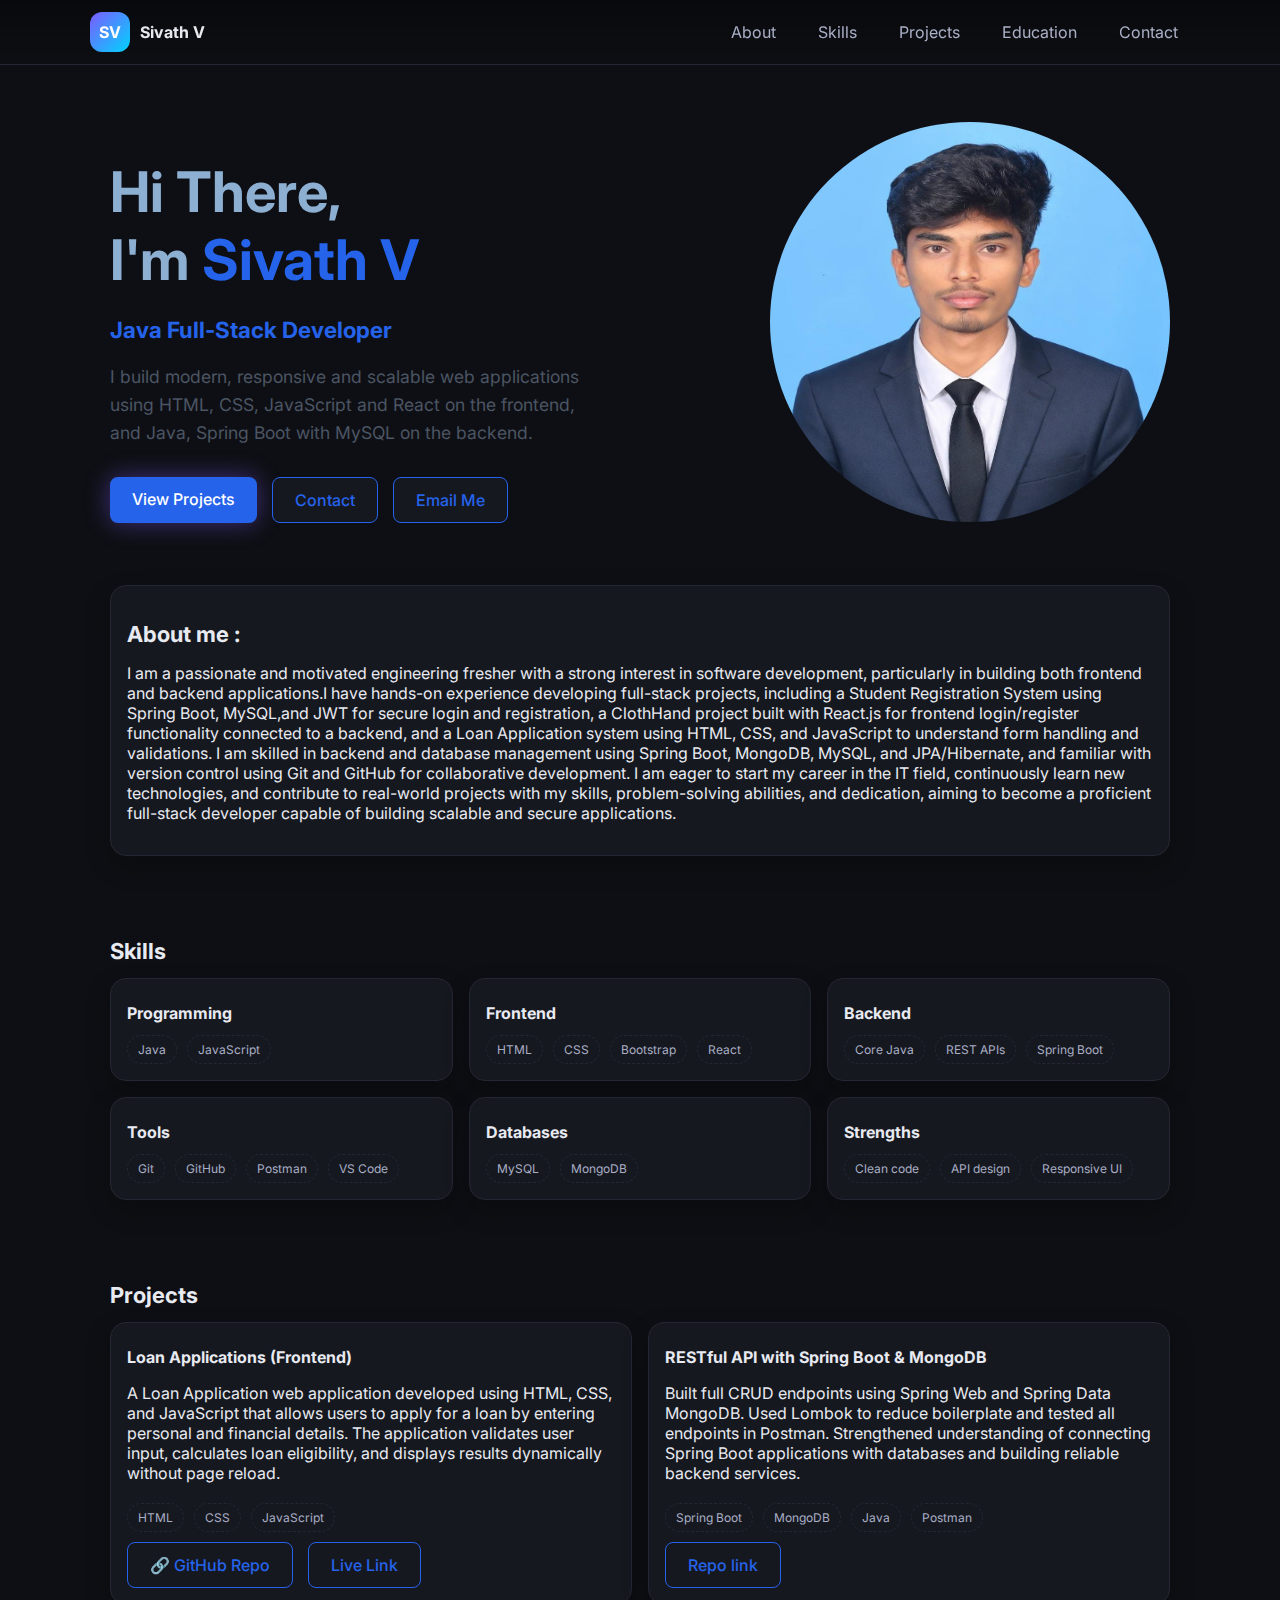
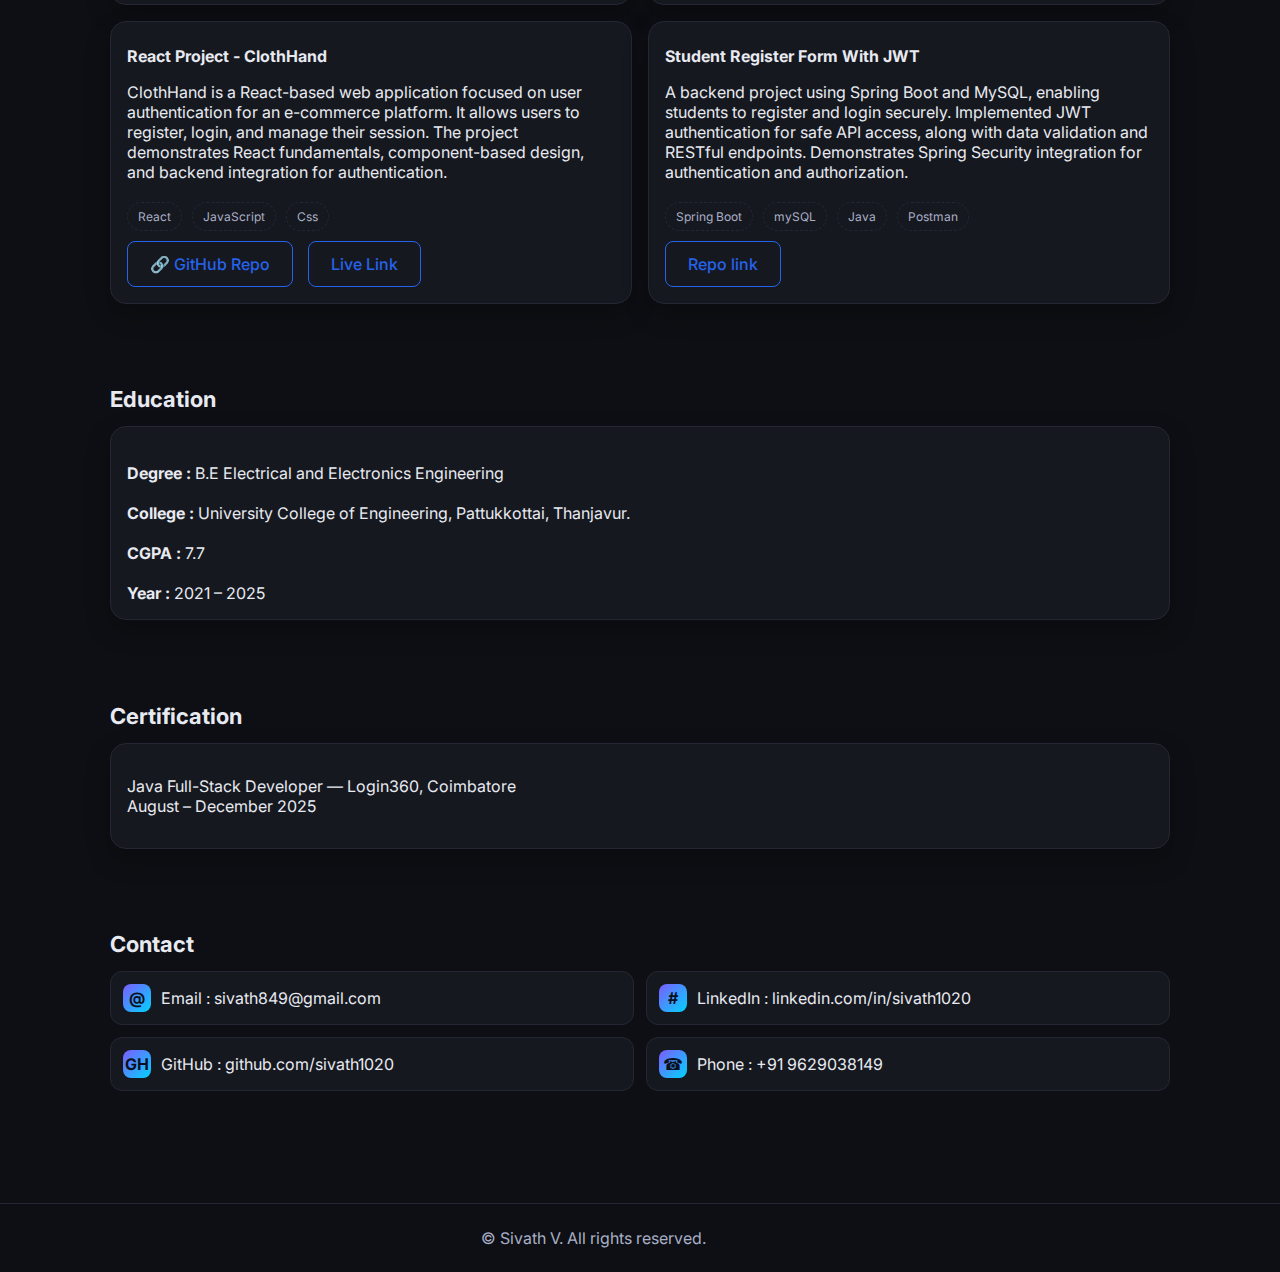
<file: index.html>
<!DOCTYPE html>
<html lang="en">
<head>
  <meta charset="UTF-8" />
  <meta name="viewport" content="width=device-width, initial-scale=1" />
  <title>Sivath V — Java Full-Stack Developer</title>
  <meta name="description" content="Portfolio of Sivath V, Java Full-Stack Developer with Spring Boot, MongoDB, REST APIs, and React experience." />
  <link rel="preconnect" href="https://fonts.googleapis.com">
  <link rel="preconnect" href="https://fonts.gstatic.com" crossorigin>
  <link href="https://fonts.googleapis.com/css2?family=Inter:wght@400;600;700&display=swap" rel="stylesheet">
<link rel="stylesheet" href="style.css">
</head>
<body>
  <header style=" position: fixed;  
  width: 100%;      
 ">
    <div class="container nav">
      <div class="brand">
        <div class="avatar">SV</div>
        <h1>Sivath V</h1>
      </div>
      <nav class="nav-links">
        <a href="#about">About</a>
        <a href="#skills">Skills</a>
        <a href="#projects">Projects</a>
        <a href="#education">Education</a>
        <a href="#contact">Contact</a>
      </nav>
    </div>
  </header>
<br><br><br>
  <main class="container">
   
 <section class="hero">
  <div class="hero-grid">

    <!-- LEFT CONTENT -->
    <div class="hero-content">
      <h1 class="hero-title">
        Hi There,<br>
        I'm <span>Sivath V</span>
      </h1>

      <h3 class="hero-role">Java Full-Stack Developer</h3>

      <p class="hero-desc">
       I build modern, responsive and scalable web applications using
HTML, CSS, JavaScript and React on the frontend, and Java,
Spring Boot with MySQL on the backend.

      </p>

      <div class="cta">
        <a class="btn primary" href="#projects">View Projects</a>
        <a class="btn" href="#contact">Contact</a>
        <a class="btn" href="mailto:sivath849@gmail.com">Email Me</a>
      </div>
    </div>

    <!-- RIGHT IMAGE -->
    <div class="hero-image">
      <img src="Picc.jpeg" alt="Sivath profile" class="heroo-image">
    </div>

  </div>
</section>


    <!-- About -->
    <section id="about" class="section">
      
      <div class="card">
        <h2>About me :</h2>
        
        <p>
        I am a passionate and motivated engineering
         fresher with a strong interest in software development, particularly in 
         building both frontend and backend applications.I have hands-on experience 
         developing full-stack projects, including a Student Registration System using
          Spring Boot, MySQL,and JWT for secure login and registration, a ClothHand project 
          built with React.js for frontend login/register functionality connected
           to a backend, and a Loan Application system using HTML, CSS, and JavaScript
            to understand form handling and validations. I am skilled in backend 
           and database management using Spring Boot, MongoDB, MySQL, and JPA/Hibernate,
            and familiar with version control using Git and GitHub for collaborative development.
            I am eager to start my career in the IT field, continuously learn new technologies, 
            and contribute to real-world projects with my skills, problem-solving abilities, 
            and dedication, aiming to become a proficient full-stack developer
         capable of building scalable and secure applications.
        </p>
      </div>
    </section>

    <!-- Skills -->
    <section id="skills" class="section">
      <h2>Skills</h2>
      <div class="grid grid-3">
        <div class="card">
          <h4>Programming</h4>
          <span class="tag">Java</span>
          <span class="tag">JavaScript</span>
        </div>
        <div class="card">
          <h4>Frontend</h4>
          <span class="tag">HTML</span>
          <span class="tag">CSS</span>
          <span class="tag">Bootstrap</span>
          <span class="tag">React</span>
        </div>
        <div class="card">
          <h4>Backend</h4>
          <span class="tag">Core Java</span>
          <span class="tag">REST APIs</span>
          <span class="tag">Spring Boot</span>
        </div>
        <div class="card">
          <h4>Tools</h4>
          <span class="tag">Git</span>
          <span class="tag">GitHub</span>
          <span class="tag">Postman</span>
          <span class="tag">VS Code</span>
        </div>
        <div class="card">
          <h4>Databases</h4>
          <span class="tag">MySQL</span>
          <span class="tag">MongoDB</span>
        </div>
        <div class="card">
          <h4>Strengths</h4>
          <span class="tag">Clean code</span>
          <span class="tag">API design</span>
          <span class="tag">Responsive UI</span>
        </div>
      </div>
    </section>

    <!-- Projects -->
    <section id="projects" class="section">
      <h2>Projects</h2>
      <div class="grid grid-2">
        <div class="card">
          <h4>Loan Applications (Frontend)</h4>
          <p>
           A Loan Application web application developed using HTML, CSS, and JavaScript that allows users to apply for a loan by entering personal and financial details.
The application validates user input, calculates loan eligibility, and displays results dynamically without page reload.
          </p>
          <div>
            <span class="tag">HTML</span>
            <span class="tag">CSS</span>
            <span class="tag">JavaScript</span>
          </div>
          <div class="cta" style="margin-top: 10px;">
            <a class="btn"   href="https://github.com/sivath1020/HTML-CSS-JavaScript" target="_blank">🔗 GitHub Repo</a>
            <a class="btn" href="https://sivath1020.github.io/HTML-CSS-JavaScript/"  target="_blank">Live Link</a>
          </div>
        </div>

        <div class="card">
          <h4>RESTful API with Spring Boot & MongoDB</h4>
          <p>
            Built full CRUD endpoints using Spring Web and Spring Data MongoDB. Used Lombok to reduce boilerplate and tested all endpoints in Postman.
            Strengthened understanding of connecting Spring Boot applications with databases and building reliable backend services.
          </p>
          <div>
            <span class="tag">Spring Boot</span>
            <span class="tag">MongoDB</span>
            <span class="tag">Java</span>
            <span class="tag">Postman</span>
          </div>
          <div class="cta" style="margin-top: 10px;">
            <!-- <a class="btn" href="#" aria-disabled="true"> <Link >API docs</Link></a> -->
            <a class="btn" href="https://github.com/sivath1020/REST-API" target="_blank">Repo link</a>
          </div>


          
        </div>


        <div class="card">
          <h4>React Project - ClothHand</h4>
          <p>
           ClothHand is a React-based web application focused on user authentication for an e-commerce platform.
It allows users to register, login, and manage their session.
The project demonstrates React fundamentals, component-based design, and backend integration for authentication.
          </p>
          <div>
            
            <span class="tag">React</span>
            <span class="tag">JavaScript</span>
            <span class="tag">Css</span>
          </div>
          <div class="cta" style="margin-top: 10px;">
            <!-- <a class="btn" href="#" aria-disabled="true"> <Link >API docs</Link></a> -->
            <a class="btn"   href="https://github.com/sivath1020/ClothHand" target="_blank">🔗 GitHub Repo
</a>
            <a class="btn" href="https://sivath1020.github.io/ClothHand/"  target="_blank">Live Link</a>
          </div>
          </div>


            <div class="card">
          <h4>Student Register Form With JWT</h4>
          <p>
            A backend project using Spring Boot and MySQL, enabling students to register and login securely. 
    Implemented JWT authentication for safe API access, along with data validation and RESTful endpoints. 
    Demonstrates Spring Security integration for authentication and authorization.
  </p>
          </p>
          <div>
            <span class="tag">Spring Boot</span>
            <span class="tag">mySQL</span>
            <span class="tag">Java</span>
            <span class="tag">Postman</span>
          </div>
          <div class="cta" style="margin-top: 10px;">
            <!-- <a class="btn" href="#" aria-disabled="true"> <Link >API docs</Link></a> -->
            <a class="btn" href="https://github.com/sivath1020/Student-Login" target="_blank">Repo link</a>
          </div>


          
        </div>


      </div>
    </section>

    <!-- Education -->
    <section id="education" class="section">
      <h2>Education</h2>
      <div class="card">
        <div class="list">
          <div class="list-item">
            <div class="bullet"></div>
            <div><br>
              <div class="label"><span style="font-weight:bold;">Degree :</span>  B.E Electrical and Electronics Engineering</div>
         <br>
            </div>
          </div>
          <div class="list-item">
            <div class="bullet"></div>
            <div>
              <div class="label"><span style="font-weight:bold;">College :</span> University College of Engineering, Pattukkottai, Thanjavur.</div>
              <br>
            </div>
          </div>
          <div class="list-item">
            <div class="bullet"></div>
            <div>
              <div class="label"><span style="font-weight:bold;">CGPA :</span> 
 7.7</div>
           <br>
            </div>
          </div>
          <div class="list-item">
            <div class="bullet"></div>
            <div>
              <div class="label"><span style="font-weight:bold;">Year :</span> 
     2021 – 2025</div>
              <div></div>
            </div>
          </div>
        </div>
      </div>
    </section>

    <!-- Certifications -->
    <section class="section">
      <h2>Certification</h2>
      <div class="card">
        <p>
          Java Full-Stack Developer — Login360, Coimbatore
          <br />
          August – December 2025
        </p>
      </div>
    </section>

    <!-- Contact -->
    <section id="contact" class="section">
      <h2>Contact</h2>
      <div class="contact-grid">
        <div class="contact-item">
          <div class="icon">@</div>
          <div>
            <div class="label">Email :<a href="mailto:sivath849@gmail.com"> sivath849@gmail.com</a></div>
            <div></div>
          </div>
        </div>
        <div class="contact-item">
          <div class="icon">#</div>
          <div>
            <div class="label">LinkedIn : <a href="https://www.linkedin.com/in/sivath1020" target="_blank">linkedin.com/in/sivath1020</a></div>

          </div>
        </div>
        <div class="contact-item">
          <div class="icon">GH</div>
          <div>
            <div class="label">GitHub : <a href="https://github.com/sivath1020" target="_blank">github.com/sivath1020</a></div>

          </div>
        </div>
        <div class="contact-item">
          <div class="icon">☎</div>
          <div>
            <div class="label">Phone : <a href="tel:+919629038149">+91 9629038149</a></div>
            <div></div>
          </div>
        </div>
      </div>
    </section>
  </main>
<br><br><br><br>
  <footer class="footer">
    <div class="container">

      <div class="red">© <span id="year"></span> Sivath V. All rights reserved.</div>
    </div>
  </footer>

  <script src="script.js">
    
  </script>
</body>
</html>
</file>
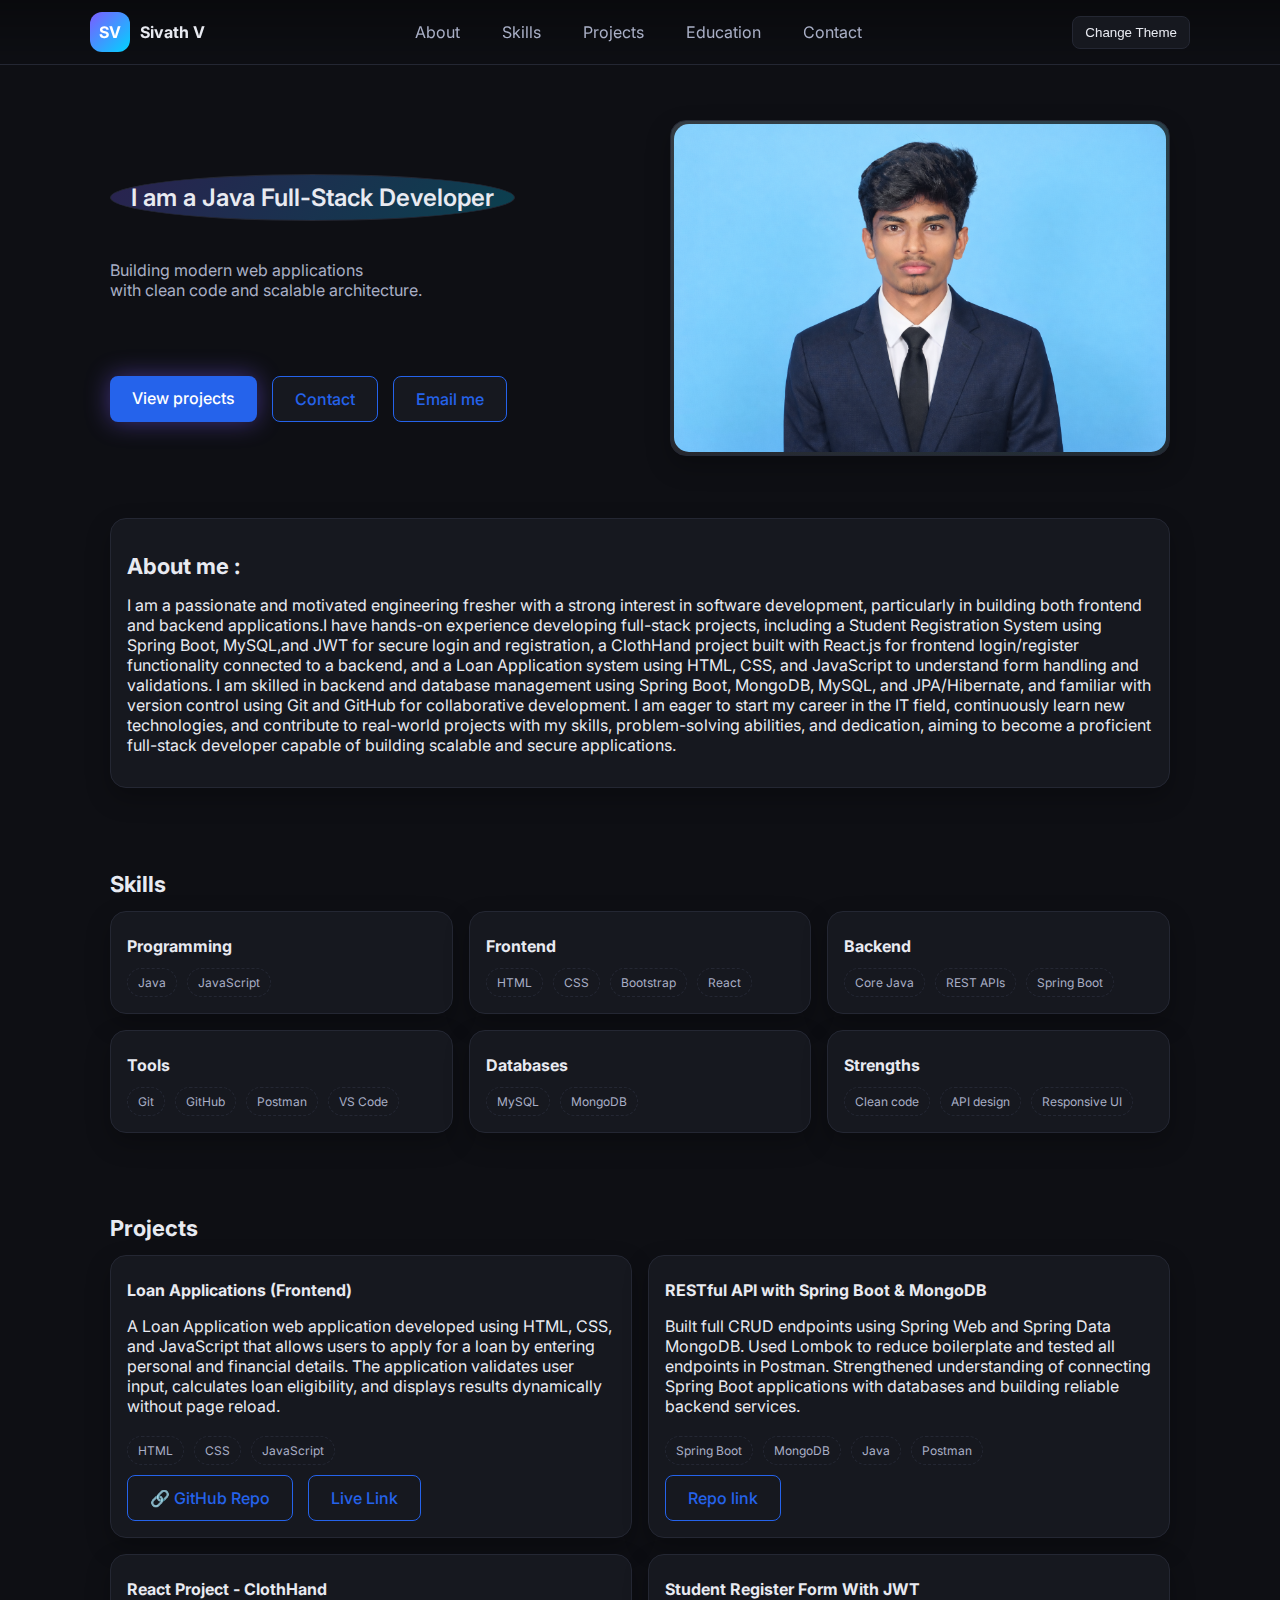
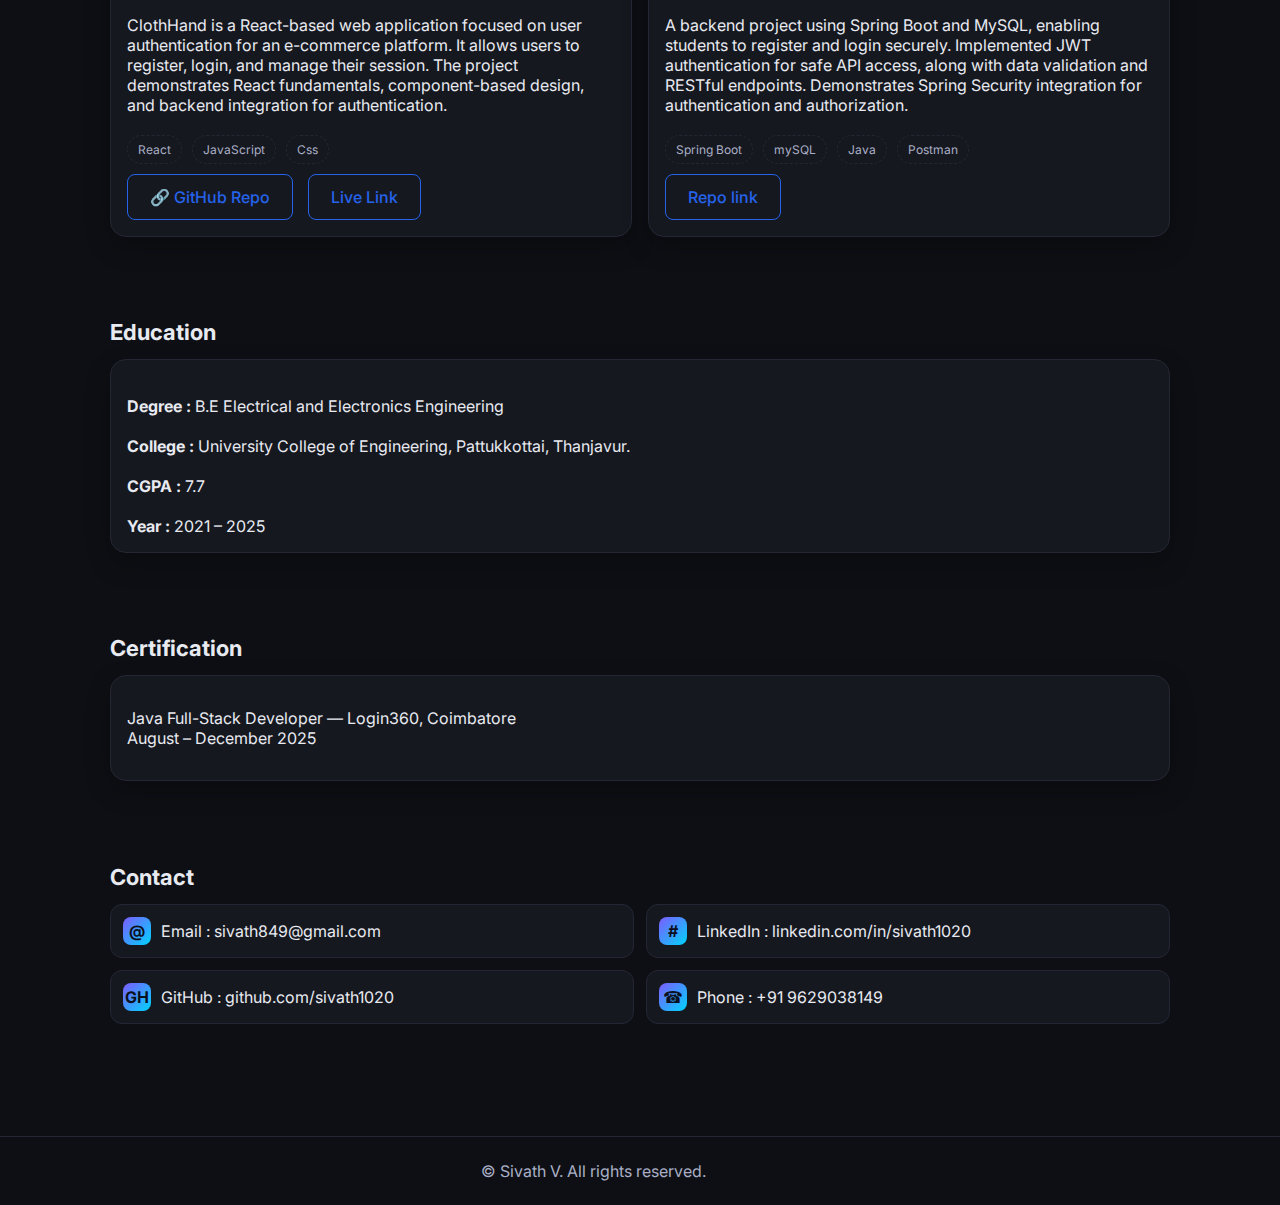
<file: Portfolio.html>
<!DOCTYPE html>
<html lang="en">
<head>
  <meta charset="UTF-8" />
  <meta name="viewport" content="width=device-width, initial-scale=1" />
  <title>Sivath V — Java Full-Stack Developer</title>
  <meta name="description" content="Portfolio of Sivath V, Java Full-Stack Developer with Spring Boot, MongoDB, REST APIs, and React experience." />
  <link rel="preconnect" href="https://fonts.googleapis.com">
  <link rel="preconnect" href="https://fonts.gstatic.com" crossorigin>
  <link href="https://fonts.googleapis.com/css2?family=Inter:wght@400;600;700&display=swap" rel="stylesheet">
<link rel="stylesheet" href="style.css">
</head>
<body>
  <header style=" position: fixed;  
  width: 100%;      
 ">
    <div class="container nav">
      <div class="brand">
        <div class="avatar">SV</div>
        <h1>Sivath V</h1>
      </div>
      <nav class="nav-links">
        <a href="#about">About</a>
        <a href="#skills">Skills</a>
        <a href="#projects">Projects</a>
        <a href="#education">Education</a>
        <a href="#contact">Contact</a>
      </nav>
        <button id="themeToggle" class="theme-toggle">Change Theme</button>
    </div>
  </header>
<br><br><br>
  <main class="container">
   
    <section class="hero">
      <div class="hero-grid">
        <div>
          <h2>
  <span class="badge" id="role"> <span>       </span> I am a Java Full-Stack Developer <span>    </span> </span>
</h2>

<p class="hero-tagline"><br>
   Building modern web applications 
  <br>with clean code and scalable architecture.
</p>

<br><br><br>
          <div class="cta">
            <a class="btn primary" href="#projects">View projects</a>
            <a class="btn" href="#contact">Contact</a>
            <a class="btn" href="mailto:sivath849@gmail.com">Email me</a>
          </div>
        </div>
        <div class="panel">
         
              <img src="Pic.png" alt="">
           
            
              </div>
            </div>
          </div>
        </div>
      </div>
    </section>

    <!-- About -->
    <section id="about" class="section">
      
      <div class="card">
        <h2>About me :</h2>
        
        <p>
        I am a passionate and motivated engineering
         fresher with a strong interest in software development, particularly in 
         building both frontend and backend applications.I have hands-on experience 
         developing full-stack projects, including a Student Registration System using
          Spring Boot, MySQL,and JWT for secure login and registration, a ClothHand project 
          built with React.js for frontend login/register functionality connected
           to a backend, and a Loan Application system using HTML, CSS, and JavaScript
            to understand form handling and validations. I am skilled in backend 
           and database management using Spring Boot, MongoDB, MySQL, and JPA/Hibernate,
            and familiar with version control using Git and GitHub for collaborative development.
            I am eager to start my career in the IT field, continuously learn new technologies, 
            and contribute to real-world projects with my skills, problem-solving abilities, 
            and dedication, aiming to become a proficient full-stack developer
         capable of building scalable and secure applications.
        </p>
      </div>
    </section>

    <!-- Skills -->
    <section id="skills" class="section">
      <h2>Skills</h2>
      <div class="grid grid-3">
        <div class="card">
          <h4>Programming</h4>
          <span class="tag">Java</span>
          <span class="tag">JavaScript</span>
        </div>
        <div class="card">
          <h4>Frontend</h4>
          <span class="tag">HTML</span>
          <span class="tag">CSS</span>
          <span class="tag">Bootstrap</span>
          <span class="tag">React</span>
        </div>
        <div class="card">
          <h4>Backend</h4>
          <span class="tag">Core Java</span>
          <span class="tag">REST APIs</span>
          <span class="tag">Spring Boot</span>
        </div>
        <div class="card">
          <h4>Tools</h4>
          <span class="tag">Git</span>
          <span class="tag">GitHub</span>
          <span class="tag">Postman</span>
          <span class="tag">VS Code</span>
        </div>
        <div class="card">
          <h4>Databases</h4>
          <span class="tag">MySQL</span>
          <span class="tag">MongoDB</span>
        </div>
        <div class="card">
          <h4>Strengths</h4>
          <span class="tag">Clean code</span>
          <span class="tag">API design</span>
          <span class="tag">Responsive UI</span>
        </div>
      </div>
    </section>

    <!-- Projects -->
    <section id="projects" class="section">
      <h2>Projects</h2>
      <div class="grid grid-2">
        <div class="card">
          <h4>Loan Applications (Frontend)</h4>
          <p>
           A Loan Application web application developed using HTML, CSS, and JavaScript that allows users to apply for a loan by entering personal and financial details.
The application validates user input, calculates loan eligibility, and displays results dynamically without page reload.
          </p>
          <div>
            <span class="tag">HTML</span>
            <span class="tag">CSS</span>
            <span class="tag">JavaScript</span>
          </div>
          <div class="cta" style="margin-top: 10px;">
            <a class="btn"   href="https://github.com/sivath1020/HTML-CSS-JavaScript" target="_blank">🔗 GitHub Repo</a>
            <a class="btn" href="https://sivath1020.github.io/HTML-CSS-JavaScript/"  target="_blank">Live Link</a>
          </div>
        </div>

        <div class="card">
          <h4>RESTful API with Spring Boot & MongoDB</h4>
          <p>
            Built full CRUD endpoints using Spring Web and Spring Data MongoDB. Used Lombok to reduce boilerplate and tested all endpoints in Postman.
            Strengthened understanding of connecting Spring Boot applications with databases and building reliable backend services.
          </p>
          <div>
            <span class="tag">Spring Boot</span>
            <span class="tag">MongoDB</span>
            <span class="tag">Java</span>
            <span class="tag">Postman</span>
          </div>
          <div class="cta" style="margin-top: 10px;">
            <!-- <a class="btn" href="#" aria-disabled="true"> <Link >API docs</Link></a> -->
            <a class="btn" href="https://github.com/sivath1020/REST-API" target="_blank">Repo link</a>
          </div>


          
        </div>


        <div class="card">
          <h4>React Project - ClothHand</h4>
          <p>
           ClothHand is a React-based web application focused on user authentication for an e-commerce platform.
It allows users to register, login, and manage their session.
The project demonstrates React fundamentals, component-based design, and backend integration for authentication.
          </p>
          <div>
            
            <span class="tag">React</span>
            <span class="tag">JavaScript</span>
            <span class="tag">Css</span>
          </div>
          <div class="cta" style="margin-top: 10px;">
            <!-- <a class="btn" href="#" aria-disabled="true"> <Link >API docs</Link></a> -->
            <a class="btn"   href="https://github.com/sivath1020/ClothHand" target="_blank">🔗 GitHub Repo
</a>
            <a class="btn" href="https://sivath1020.github.io/ClothHand/"  target="_blank">Live Link</a>
          </div>
          </div>


            <div class="card">
          <h4>Student Register Form With JWT</h4>
          <p>
            A backend project using Spring Boot and MySQL, enabling students to register and login securely. 
    Implemented JWT authentication for safe API access, along with data validation and RESTful endpoints. 
    Demonstrates Spring Security integration for authentication and authorization.
  </p>
          </p>
          <div>
            <span class="tag">Spring Boot</span>
            <span class="tag">mySQL</span>
            <span class="tag">Java</span>
            <span class="tag">Postman</span>
          </div>
          <div class="cta" style="margin-top: 10px;">
            <!-- <a class="btn" href="#" aria-disabled="true"> <Link >API docs</Link></a> -->
            <a class="btn" href="https://github.com/sivath1020/Student-Login" target="_blank">Repo link</a>
          </div>


          
        </div>


      </div>
    </section>

    <!-- Education -->
    <section id="education" class="section">
      <h2>Education</h2>
      <div class="card">
        <div class="list">
          <div class="list-item">
            <div class="bullet"></div>
            <div><br>
              <div class="label"><span style="font-weight:bold;">Degree :</span>  B.E Electrical and Electronics Engineering</div>
         <br>
            </div>
          </div>
          <div class="list-item">
            <div class="bullet"></div>
            <div>
              <div class="label"><span style="font-weight:bold;">College :</span> University College of Engineering, Pattukkottai, Thanjavur.</div>
              <br>
            </div>
          </div>
          <div class="list-item">
            <div class="bullet"></div>
            <div>
              <div class="label"><span style="font-weight:bold;">CGPA :</span> 
 7.7</div>
           <br>
            </div>
          </div>
          <div class="list-item">
            <div class="bullet"></div>
            <div>
              <div class="label"><span style="font-weight:bold;">Year :</span> 
     2021 – 2025</div>
              <div></div>
            </div>
          </div>
        </div>
      </div>
    </section>

    <!-- Certifications -->
    <section class="section">
      <h2>Certification</h2>
      <div class="card">
        <p>
          Java Full-Stack Developer — Login360, Coimbatore
          <br />
          August – December 2025
        </p>
      </div>
    </section>

    <!-- Contact -->
    <section id="contact" class="section">
      <h2>Contact</h2>
      <div class="contact-grid">
        <div class="contact-item">
          <div class="icon">@</div>
          <div>
            <div class="label">Email :<a href="mailto:sivath849@gmail.com"> sivath849@gmail.com</a></div>
            <div></div>
          </div>
        </div>
        <div class="contact-item">
          <div class="icon">#</div>
          <div>
            <div class="label">LinkedIn : <a href="https://www.linkedin.com/in/sivath1020" target="_blank">linkedin.com/in/sivath1020</a></div>

          </div>
        </div>
        <div class="contact-item">
          <div class="icon">GH</div>
          <div>
            <div class="label">GitHub : <a href="https://github.com/sivath1020" target="_blank">github.com/sivath1020</a></div>

          </div>
        </div>
        <div class="contact-item">
          <div class="icon">☎</div>
          <div>
            <div class="label">Phone : <a href="tel:+919629038149">+91 9629038149</a></div>
            <div></div>
          </div>
        </div>
      </div>
    </section>
  </main>
<br><br><br><br>
  <footer class="footer">
    <div class="container">

      <div class="red">© <span id="year"></span> Sivath V. All rights reserved.</div>
    </div>
  </footer>

  <script src="script.js">
    
  </script>
</body>
</html>
</file>
<file: style.css>
/* ================= ROOT ================= */
:root {
  --bg: #0e0f14;
  --card: #16181f;
  --text: #e8eaf1;
  --muted: #a9afc6;
  --accent: #7c5cff;
  --accent-2: #00d4ff;
  --border: #242733;
  --success: #14b8a6;


  
}

[data-theme="light"] {
  --bg: #f7f8fb;
  --card: #ffffff;
  --text: #0f172a;
  --muted: #475569;
  --accent: #5b3df5;
  --accent-2: #06b6d4;
  --border: #e5e7eb;
  --success: #0ea5e9;
}

* {
  box-sizing: border-box;
}

/* ================= BODY ================= */
html, body {
  margin: 0;
  padding: 0;
  background: var(--bg);
  color: var(--text);
  font-family: Inter, system-ui, -apple-system, Segoe UI, Roboto, Helvetica, Arial, sans-serif;
  overflow-x: hidden;
}

/* Animated background */
body::before {
  content: "";
  position: fixed;
  inset: 0;
  background:
    radial-gradient(600px 400px at 10% 10%, rgba(124,92,255,0.12), transparent),
    radial-gradient(500px 300px at 90% 20%, rgba(0,212,255,0.10), transparent);
  z-index: -1;
  animation: bgFloat 14s ease-in-out infinite alternate;
}

@keyframes bgFloat {
  from { transform: translateY(0); }
  to { transform: translateY(-40px); }
}

a {
  color: inherit;
  text-decoration: none;
}

img {
  max-width: 100%;
  display: block;
  border-radius: 15px;
  transition: transform 0.4s ease, box-shadow 0.4s ease;
}

img:hover {
  transform: scale(1.05);
  box-shadow: 0 14px 30px rgba(0,0,0,0.4);
}

/* ================= LAYOUT ================= */
.container {
  max-width: 1100px;
  margin: 0 auto;
  padding: 0 20px;
}

/* ================= HEADER ================= */
header {
   position: sticky;
  top: 0;
  z-index: 50;
  backdrop-filter: blur(8px);
  background: linear-gradient(to bottom, rgba(0,0,0,0.35), transparent);
  border-bottom: 1px solid var(--border);
}

.nav {
   
  display: flex;
  align-items: center;
  justify-content: space-between;
  padding: 12px 0;
}

.brand {
  display: flex;
  align-items: center;
  gap: 10px;
}

.avatar {
  width: 40px;
  height: 40px;
  border-radius: 12px;
  background: linear-gradient(135deg, var(--accent), var(--accent-2));
  display: grid;
  place-items: center;
  color: white;
  font-weight: 700;
}

.brand h1 {
  font-size: 16px;
  margin: 0;
}

.nav-links {
  display: flex;
  gap: 18px;
  align-items: center;
}

.nav-links a {
  padding: 8px 12px;
  border-radius: 8px;
  color: var(--muted);
  transition: 0.3s;
}

.nav-links a:hover {
  background: var(--card);
  color: var(--text);
}

.theme-toggle {
  border: 1px solid var(--border);
  background: var(--card);
  color: var(--text);
  padding: 8px 12px;
  border-radius: 8px;
  cursor: pointer;
  transition: 0.3s;
}

.theme-toggle:hover {
  transform: translateY(-2px);
}

/* ================= HERO ================= */
.hero {
  padding: 60px 0 30px;
  
}

.hero-grid {
  display: grid;
  grid-template-columns: 1.2fr 0.8fr;
  gap: 24px;
}

.badge {
  
  display: inline-flex;
  align-items: center;
  gap: 8px;
  background: linear-gradient(
    135deg,
    rgba(124,92,255,0.25),
    rgba(0,212,255,0.25)
  );
  border: 1px solid var(--border);
  padding: 8px 12px;
  
  border-radius: 50%;
  font-weight: 600;
}

.title {
  font-size: 34px;
  font-weight: 700;
  margin: 14px 0 8px;
}
.heroo-image{
  margin-left: 20%;
  border-radius: 50%;
height: 400px;
  width: 400px;
}
.subtitle {
  color: var(--muted);
  margin-bottom: 20px;
}

/* ================= BUTTON ================= */
.cta {
  display: flex;
  gap: 12px;
  flex-wrap: wrap;
}

.btn {
  border: 1px solid var(--border);
  background: var(--card);
  color: var(--text);
  padding: 10px 14px;
  border-radius: 10px;
  font-weight: 600;
  cursor: pointer;
  transition: transform 0.25s ease, box-shadow 0.25s ease;
}

.btn:hover {
  transform: translateY(-3px);
  box-shadow: 0 10px 25px rgba(0,0,0,0.4);
}

.btn.primary {
  background: linear-gradient(135deg, var(--accent), var(--accent-2));
  border: none;
  color: #0b1020;
}

/* ================= PANEL ================= */
.panel {
  background:
    radial-gradient(1200px 600px at 10% 10%, rgba(241, 241, 244, 0.15), transparent),
    radial-gradient(600px 400px at 90% 20%, rgba(0,212,255,0.12), transparent),
    var(--card);
  border: 1px solid var(--border);
  border-radius: 16px;
  padding: 3px;
  position: relative;
  overflow: hidden;
  transition: transform 0.35s ease, box-shadow 0.35s ease;
}

.panel:hover {
  transform: translateY(-6px);
  box-shadow: 0 18px 40px rgba(0,0,0,0.35);
}

/* ================= GRID & CARDS ================= */
.grid {
  display: grid;
  gap: 16px;
}

.grid-2 {
  grid-template-columns: repeat(2, 1fr);
}

.grid-3 {
  grid-template-columns: repeat(3, 1fr);
}
.hero-tagline {
  font-size: 16px;
  color: var(--muted);
  margin: 6px 0 16px; /* tight spacing above buttons */
}

.card {
  background: var(--card);
  border: 1px solid var(--border);
  border-radius: 16px;
  padding: 16px;
  transition: transform 0.35s ease, box-shadow 0.35s ease;
}

.card:hover {
  transform: translateY(-8px) scale(1.01);
  box-shadow: 0 18px 45px rgba(0,0,0,0.35);
}

.card h4 {
  margin: 8px 0;
}

/* ================= TAGS ================= */
.tag {
  display: inline-block;
  padding: 6px 10px;
  border-radius: 999px;
  border: 1px dashed var(--border);
  color: var(--muted);
  margin: 4px 6px 0 0;
  font-size: 12px;
  transition: 0.3s;
}

.tag:hover {
  color: var(--text);
  border-color: var(--accent);
}

/* ================= SECTIONS ================= */
.section {
  padding: 32px 0;
}

.section h2 {
  font-size: 22px;
  margin-bottom: 14px;
}

/* ================= CONTACT ================= */
.contact-grid {
  display: grid;
  gap: 12px;
  grid-template-columns: 1fr 1fr;
}

.contact-item {
  display: flex;
  gap: 10px;
  align-items: center;
  background: var(--card);
  border: 1px solid var(--border);
  border-radius: 12px;
  padding: 12px;
  transition: transform 0.3s ease;
}

.contact-item:hover {
  transform: translateY(-5px);
}

.contact-item .icon {
  width: 28px;
  height: 28px;
  border-radius: 8px;
  background: linear-gradient(135deg, var(--accent), var(--accent-2));
  display: grid;
  place-items: center;
  color: #0b1020;
  font-weight: 700;
}

/* ================= FOOTER ================= */
.footer {
  padding: 24px 0;
  border-top: 1px solid var(--border);
  color: var(--muted);
}

/* ================= SCROLL ANIMATION ================= */
.fade-up {
  opacity: 0;
  transform: translateY(40px);
  transition: opacity 0.9s ease, transform 0.9s ease;
}

.fade-up.show {
  opacity: 1;
  transform: translateY(0);
}

/* ================= RESPONSIVE ================= */
@media (max-width: 900px) {
  .hero-grid {
    grid-template-columns: 1fr;
  }
  .grid-3 {
    grid-template-columns: repeat(2, 1fr);
  }
}

@media (max-width: 600px) {
  .nav-links {
    display: none;
  }
  .grid-2,
  .grid-3 {
    grid-template-columns: 1fr;
  }
  .contact-grid {
    grid-template-columns: 1fr;
  }
}

/* ================= EXTRA BUTTON EFFECTS ================= */

/* Glow pulse animation */
@keyframes btnGlow {
  0% {
    box-shadow: 0 0 0 rgba(124,92,255,0.0);
  }
  50% {
    box-shadow: 0 0 22px rgba(124,92,255,0.45);
  }
  100% {
    box-shadow: 0 0 0 rgba(124,92,255,0.0);
  }
}

/* Button base enhancement */
.btn {
  position: relative;
  overflow: hidden;
}

/* Hover glow + lift */
.btn:hover {
  animation: btnGlow 1.6s ease-in-out infinite;
  transform: translateY(-4px) scale(1.02);
}

/* Click (press) effect */
.btn:active {
  transform: translateY(0) scale(0.97);
  box-shadow: inset 0 4px 10px rgba(0,0,0,0.35);
}

/* Primary button stronger glow */
.btn.primary {
  box-shadow: 0 0 25px rgba(124,92,255,0.45);
}

.btn.primary:hover {
  box-shadow:
    0 0 25px rgba(124,92,255,0.6),
    0 0 45px rgba(0,212,255,0.5);
}

/* Ripple shine effect */
.btn::after {
  content: "";
  position: absolute;
  inset: 0;
  background: linear-gradient(
    120deg,
    transparent 20%,
    rgba(255,255,255,0.35),
    transparent 80%
  );
  transform: translateX(-100%);
}

.btn:hover::after {
  transform: translateX(100%);
  transition: transform 0.7s ease;
}

.panel,
.card {
  box-shadow:
    0 10px 25px rgba(0,0,0,0.25),
    inset 0 0 0 rgba(255,255,255,0);
  position: relative;
  overflow: hidden;
}

/* Glow border on hover */
.panel::before {
  content: "";
  position: absolute;
  inset: -1px;
  border-radius: inherit;
  background: linear-gradient(
    135deg,
    var(--accent),
    var(--accent-2),
    transparent
  );
  opacity: 0;
  transition: opacity 0.4s ease;
  z-index: 0;
}

/* Hover animation */
.panel:hover,
.card:hover {
  transform: translateY(-10px) scale(1.02);
  box-shadow:
    0 18px 45px rgba(0,0,0,0.45),
    0 0 35px rgba(124,92,255,0.35);
}

/* Show glow border */
.panel:hover::before,
.card:hover::before {
  opacity: 0.5;
}

/* Keep content above glow */
.panel > *,
.card > * {
  position: relative;
  z-index: 1;
}

/* Subtle floating animation */
@keyframes floatCard {
  0% { transform: translateY(0); }
  50% { transform: translateY(-6px); }
  100% { transform: translateY(0); }
}

/* Optional floating effect */
.card.float {
  animation: floatCard 6s ease-in-out infinite;
}

.red{
    margin-left: 35%;
}




.hero-grid {
  display: grid;
  grid-template-columns: 1fr 1fr;
  align-items: center;
  gap: 60px;
}

.hero-title {
  font-size: 3.5rem;
  font-weight: 700;
  color: #8cafd2;
  margin-bottom: 10px;
}

.hero-title span {
  color: #2563eb;
}

.hero-role {
  font-size: 1.4rem;
  color: #2563eb;
  margin-bottom: 20px;
}

.hero-desc {
  font-size: 1.1rem;
  color: #4b5563;
  max-width: 550px;
  line-height: 1.6;
  margin-bottom: 30px;
}

.cta {
  display: flex;
  gap: 15px;
}

.btn {
  padding: 12px 22px;
  border-radius: 8px;
  text-decoration: none;
  border: 1px solid #2563eb;
  color: #2563eb;
  font-weight: 500;
}

.btn.primary {
  background: #2563eb;
  color: #fff;
}
</file>
